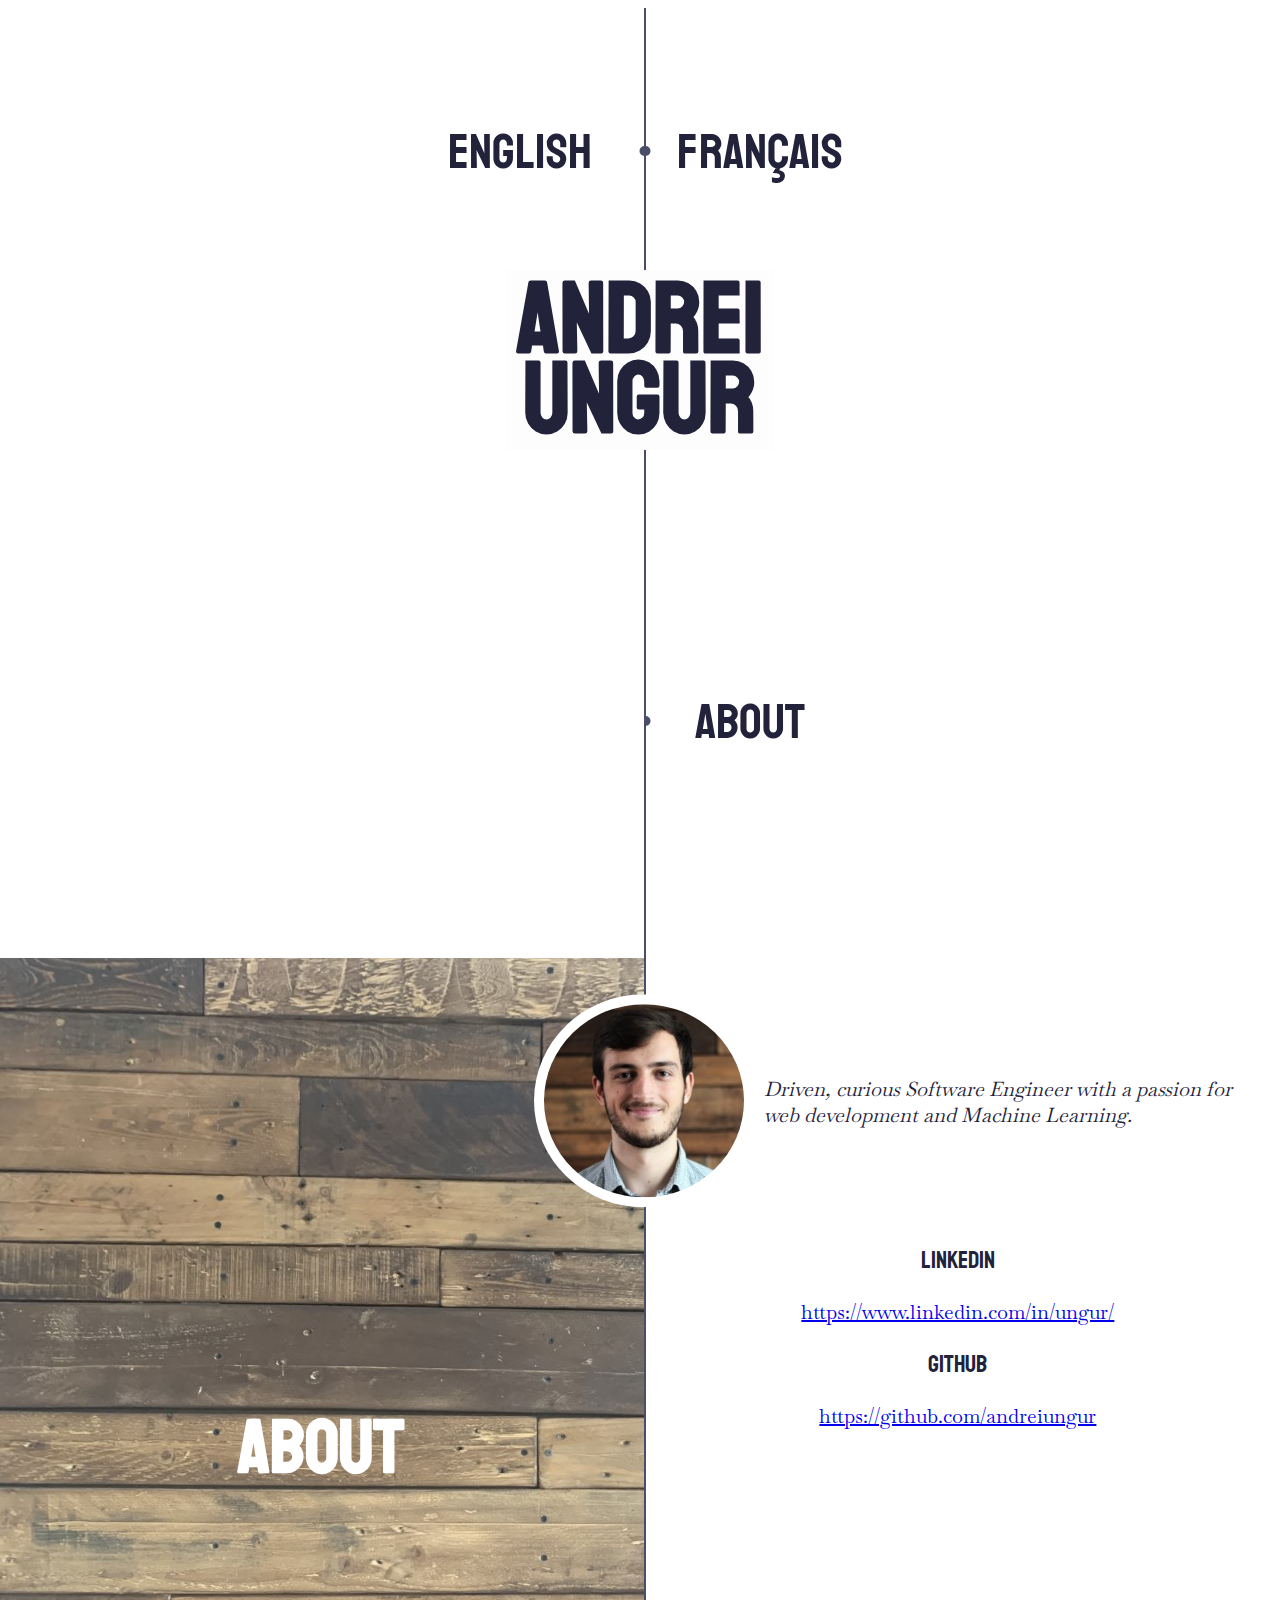
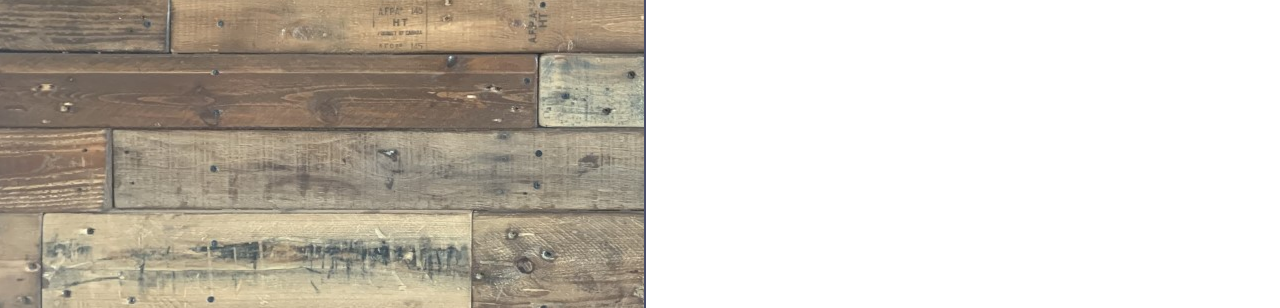
<file: index.html>
<!DOCTYPE html>
<html style="height: 100%;">
  <head>
    <title>Andrei Ungur</title>
    <meta charset='utf-8'>
    <meta http-equiv="X-UA-Compatible" content="chrome=1">
    <meta name="viewport" content="width=device-width, initial-scale=1.0">

    <!-- Stylesheet -->
    <link rel="stylesheet" type="text/css" href="stylesheet.css" media="screen">

    <!-- Animation when clicking on selectors (projects / involvement) -->
  </head>

  <body>
    <!-- Front Page -->
    <div id="front-page" class="container big-text">
      <div class="line full-vertical centered"></div>
      <div id="label-english" class="centered category circle-0"><a onclick="get_english_content()">English</a></div>
      <div class="centered language circle left-half circle-0"></div>
      <div id="label-french" class="centered category circle-1"><a onclick="get_french_content()">Français</a></div>
      <div class="centered language circle right-half circle-1"></div>
      <div class="centered circle right-half circle-4"></div>
      <div id="label-about" class="centered category circle-4"><a href="#About"></a></div>
      <h1 id='name' class="centered">
        <span id="firstname">Andrei</span><br/><span id="lastname">Ungur</span>
      </h1>
    </div>

    <!-- About Me -->
    <div id="About" class="container">
      <div class="in-text line full-vertical centered"></div>
      <div class="big-text parallax wood align-left">
        <img id="headshot" class='centered' src='pictures/headshot.png' style='border-radius: 50%;'/>
        <h2 class="centered"></h2>
      </div>
      <div class="align-right padded scrollable">
        <p id="blurb-intro" class="blurb" align="left"></p>
        <div class="body">
        </div>
      </div>
    </div>
  </div>
</div>
<script src="scripts/localization.js"></script>
</body>
</html>
</file>
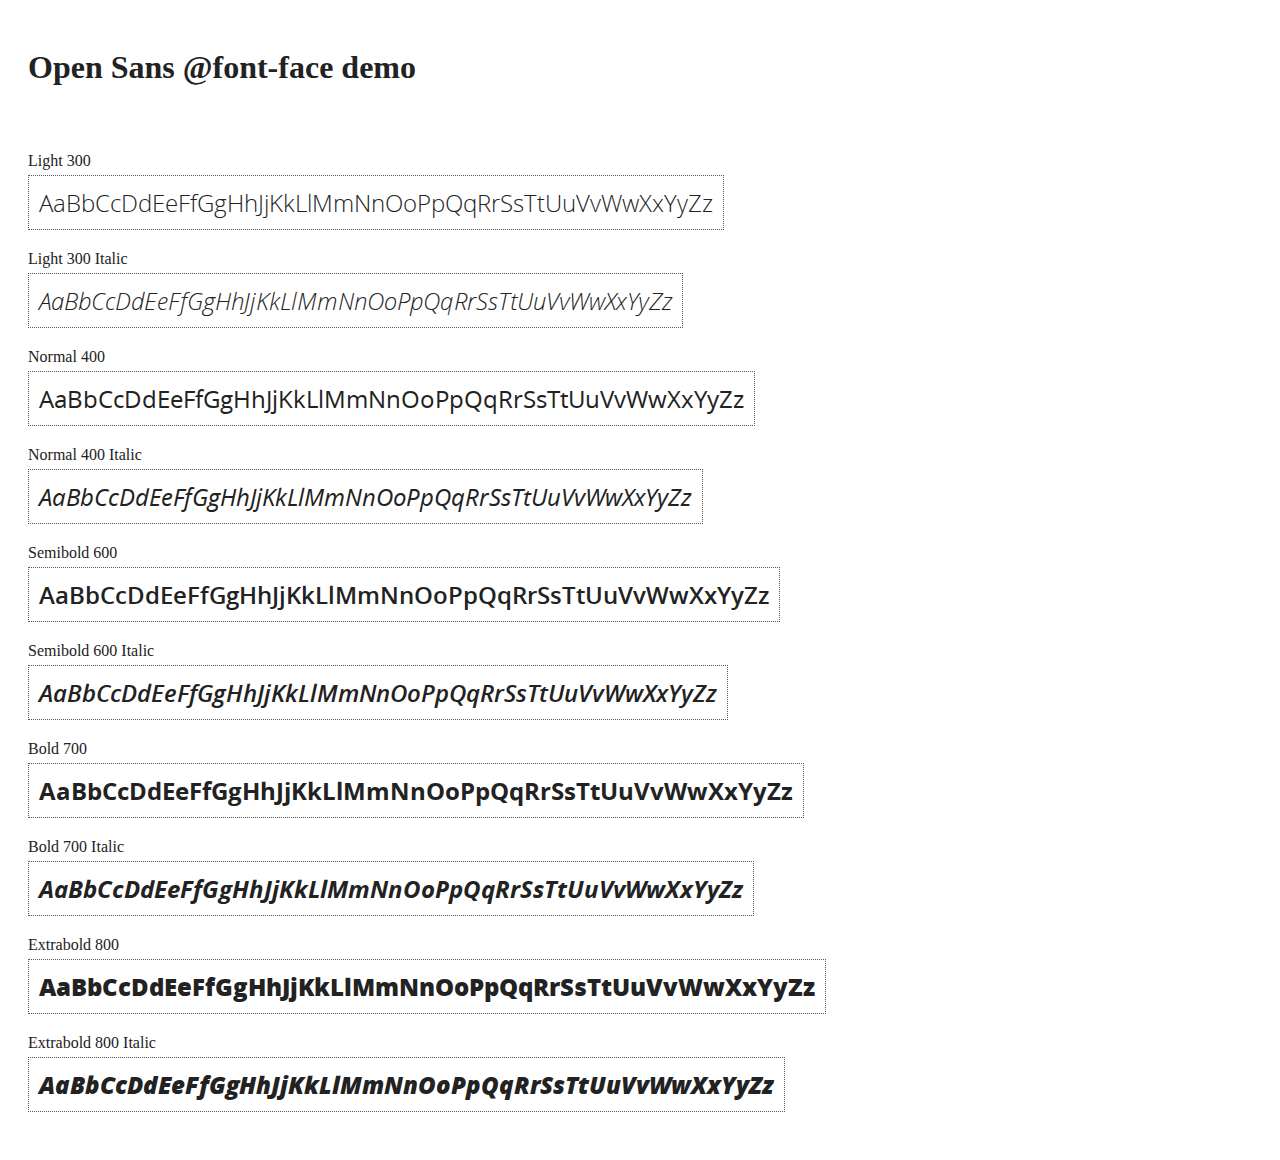
<file: scripts/angular/docs/components/open-sans-fontface-1.0.4/index.html>
<!DOCTYPE html>
<html>
	<head>
		<title>Open Sans @font-face demo</title>
		<meta charset="UTF-8" />
		<link rel="stylesheet" href="open-sans.css" type="text/css" />
		<style>
		body {
			padding: 20px;
			color: #222;
			background: #fff;
		}

		span { display: block; }

		.font-demo {
			display: inline-block;
			margin: 5px 0 20px;
			padding: 10px;
			border: 1px dotted #555;
			font-family: 'Open Sans';
			font-size: 24px;
		}
		</style>
	</head>
	<body>
		<h1>Open Sans @font-face demo</h1>
		<div style="margin-bottom:20px">
			<iframe src="http://ghbtns.com/github-btn.html?user=FontFaceKit&amp;repo=open-sans&amp;type=watch&amp;count=true"
					style="width:110px;height:20px;border:0"></iframe>
			<iframe src="http://ghbtns.com/github-btn.html?user=FontFaceKit&amp;repo=open-sans&amp;type=fork&amp;count=true"
					style="width:95px;height:20px;border:0"></iframe>
		</div>

		<span>Light 300</span>
		<div class="font-demo" style="font-weight:300">
			AaBbCcDdEeFfGgHhJjKkLlMmNnOoPpQqRrSsTtUuVvWwXxYyZz
		</div>

		<span>Light 300 Italic</span>
		<div class="font-demo" style="font-weight:300;font-style:italic">
			AaBbCcDdEeFfGgHhJjKkLlMmNnOoPpQqRrSsTtUuVvWwXxYyZz
		</div>

		<span>Normal 400</span>
		<div class="font-demo">
			AaBbCcDdEeFfGgHhJjKkLlMmNnOoPpQqRrSsTtUuVvWwXxYyZz
		</div>

		<span>Normal 400 Italic</span>
		<div class="font-demo" style="font-style:italic">
			AaBbCcDdEeFfGgHhJjKkLlMmNnOoPpQqRrSsTtUuVvWwXxYyZz
		</div>

		<span>Semibold 600</span>
		<div class="font-demo" style="font-weight:600">
			AaBbCcDdEeFfGgHhJjKkLlMmNnOoPpQqRrSsTtUuVvWwXxYyZz
		</div>

		<span>Semibold 600 Italic</span>
		<div class="font-demo" style="font-weight:600;font-style:italic">
			AaBbCcDdEeFfGgHhJjKkLlMmNnOoPpQqRrSsTtUuVvWwXxYyZz
		</div>

		<span>Bold 700</span>
		<div class="font-demo" style="font-weight:700">
			AaBbCcDdEeFfGgHhJjKkLlMmNnOoPpQqRrSsTtUuVvWwXxYyZz
		</div>

		<span>Bold 700 Italic</span>
		<div class="font-demo" style="font-weight:700;font-style:italic">
			AaBbCcDdEeFfGgHhJjKkLlMmNnOoPpQqRrSsTtUuVvWwXxYyZz
		</div>

		<span>Extrabold 800</span>
		<div class="font-demo" style="font-weight:800">
			AaBbCcDdEeFfGgHhJjKkLlMmNnOoPpQqRrSsTtUuVvWwXxYyZz
		</div>

		<span>Extrabold 800 Italic</span>
		<div class="font-demo" style="font-weight:800;font-style:italic">
			AaBbCcDdEeFfGgHhJjKkLlMmNnOoPpQqRrSsTtUuVvWwXxYyZz
		</div>
	</body>
</html>
</file>
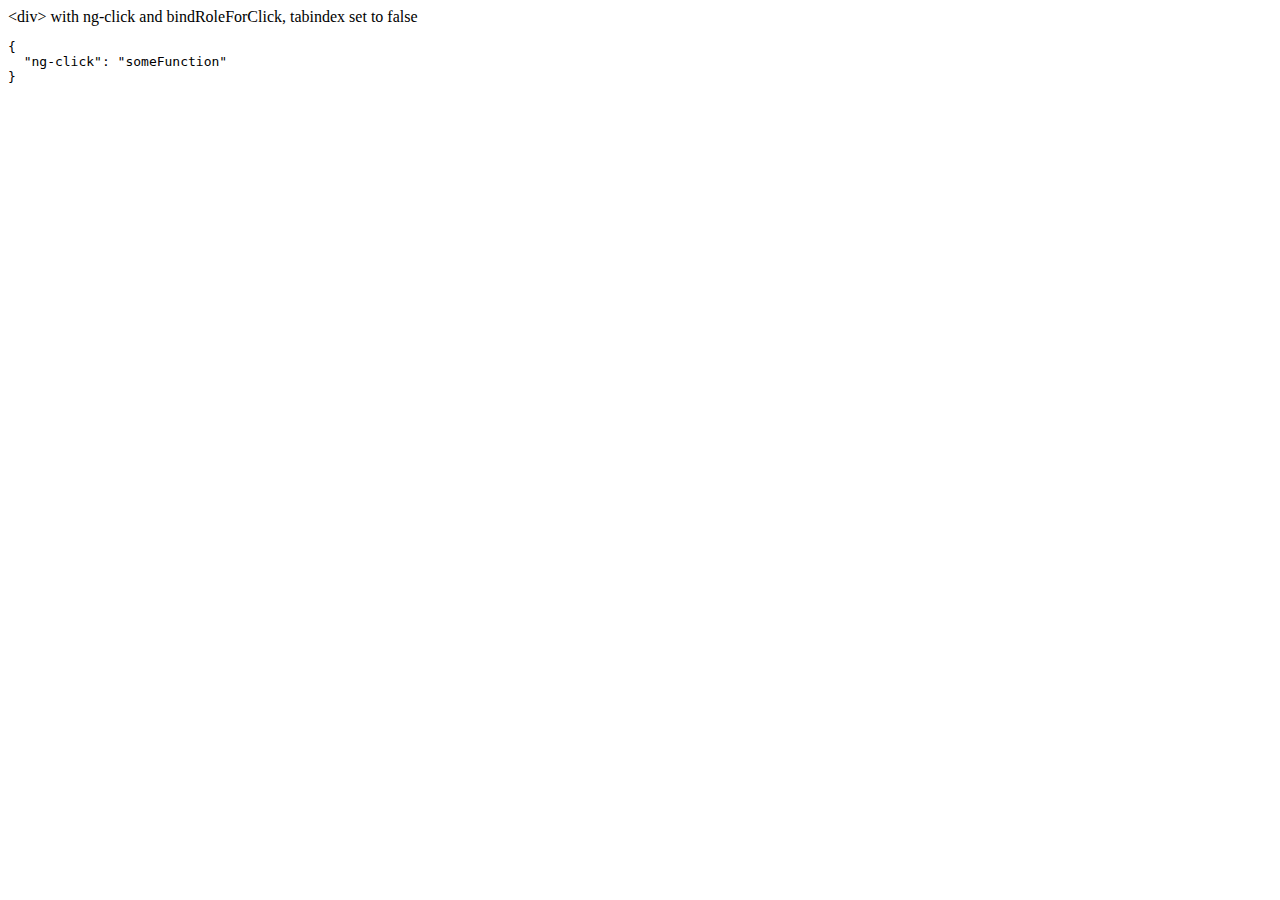
<file: scripts/angular/docs/examples/example-accessibility-ng-click/index.html>
<!doctype html>
<html lang="en">
<head>
  <meta charset="UTF-8">
  <title>Example - example-accessibility-ng-click</title>
  

  <script src="../../../angular.min.js"></script>
  <script src="../../../angular-aria.js"></script>
  

  
</head>
<body ng-app="ngAria_ngClickExample">
   <div ng-click="someFunction" show-attrs>
   &lt;div&gt; with ng-click and bindRoleForClick, tabindex set to false
 </div>
<script>
 angular.module('ngAria_ngClickExample', ['ngAria'], function config($ariaProvider) {
   $ariaProvider.config({
     bindRoleForClick: false,
     tabindex: false
   });
 })
 .directive('showAttrs', function() {
   return function(scope, el, attrs) {
     var pre = document.createElement('pre');
     el.after(pre);
     scope.$watch(function() {
       var attrs = {};
       Array.prototype.slice.call(el[0].attributes, 0).forEach(function(item) {
         if (item.name !== 'show-attrs') {
           attrs[item.name] = item.value;
         }
       });
       return attrs;
     }, function(newAttrs, oldAttrs) {
       pre.textContent = JSON.stringify(newAttrs, null, 2);
     }, true);
   }
 });
</script>
</body>
</html>
</file>
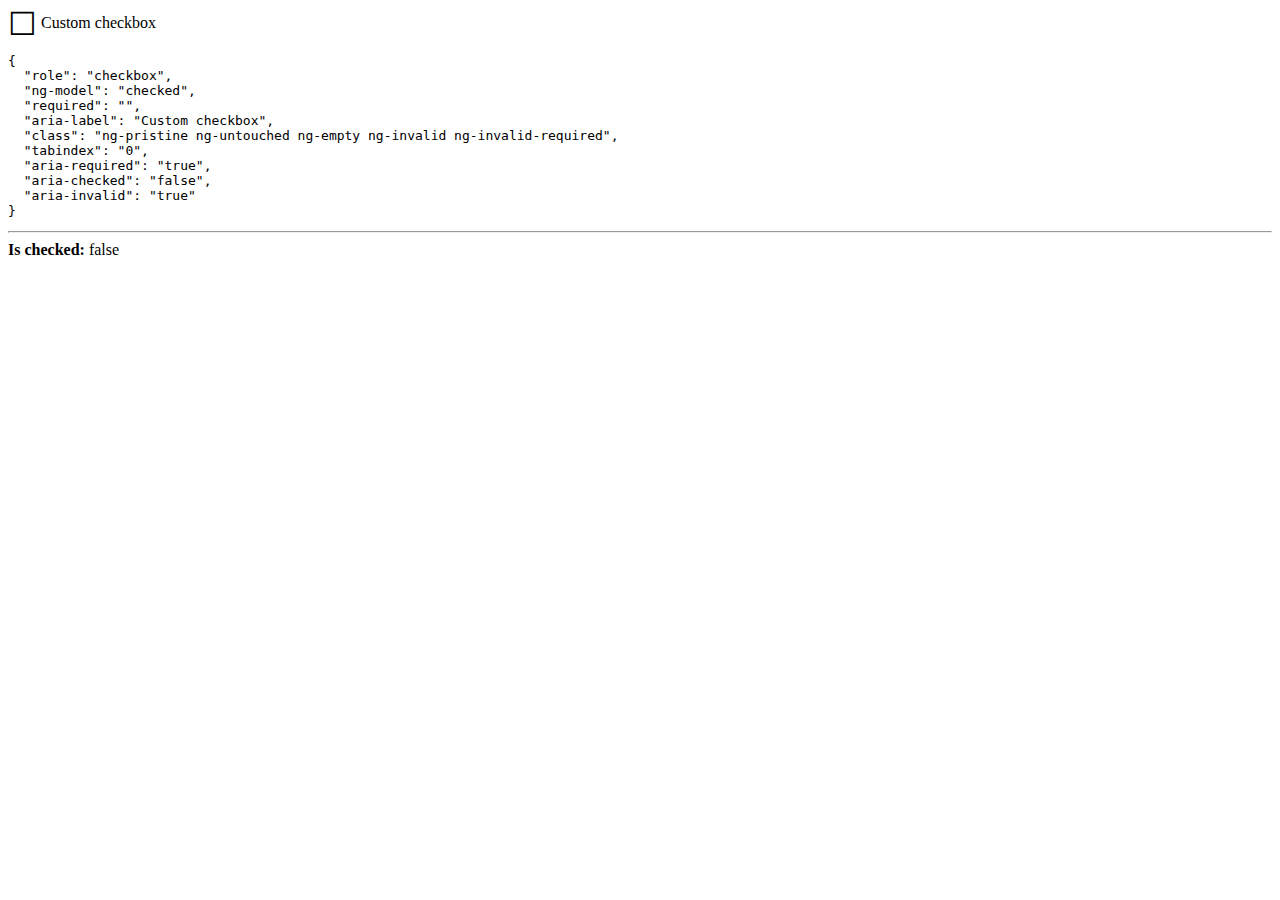
<file: scripts/angular/docs/examples/example-accessibility-ng-model/index.html>
<!doctype html>
<html lang="en">
<head>
  <meta charset="UTF-8">
  <title>Example - example-accessibility-ng-model</title>
  <link href="style.css" rel="stylesheet" type="text/css">
  

  <script src="../../../angular.min.js"></script>
  <script src="../../../angular-aria.js"></script>
  <script src="script.js"></script>
  

  
</head>
<body ng-app="ngAria_ngModelExample">
  <form>
  <custom-checkbox role="checkbox" ng-model="checked" required
      aria-label="Custom checkbox" show-attrs>
    Custom checkbox
  </custom-checkbox>
</form>
<hr />
<b>Is checked:</b> {{ !!checked }}
</body>
</html>
</file>
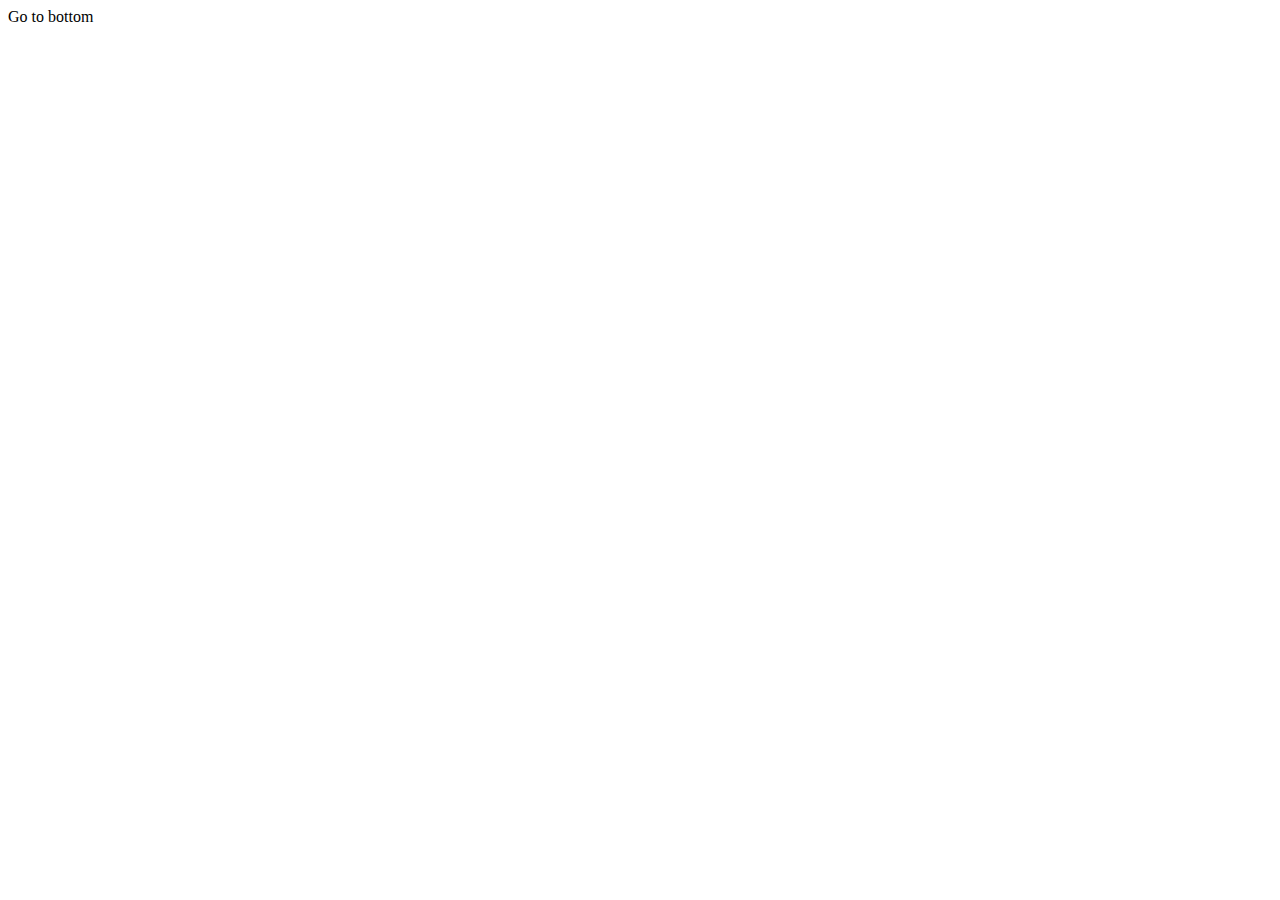
<file: scripts/angular/docs/examples/example-anchor-scroll/index.html>
<!doctype html>
<html lang="en">
<head>
  <meta charset="UTF-8">
  <title>Example - example-anchor-scroll</title>
  <link href="style.css" rel="stylesheet" type="text/css">
  

  <script src="../../../angular.min.js"></script>
  <script src="script.js"></script>
  

  
</head>
<body ng-app="anchorScrollExample">
  <div id="scrollArea" ng-controller="ScrollController">
  <a ng-click="gotoBottom()">Go to bottom</a>
  <a id="bottom"></a> You're at the bottom!
</div>
</body>
</html>
</file>
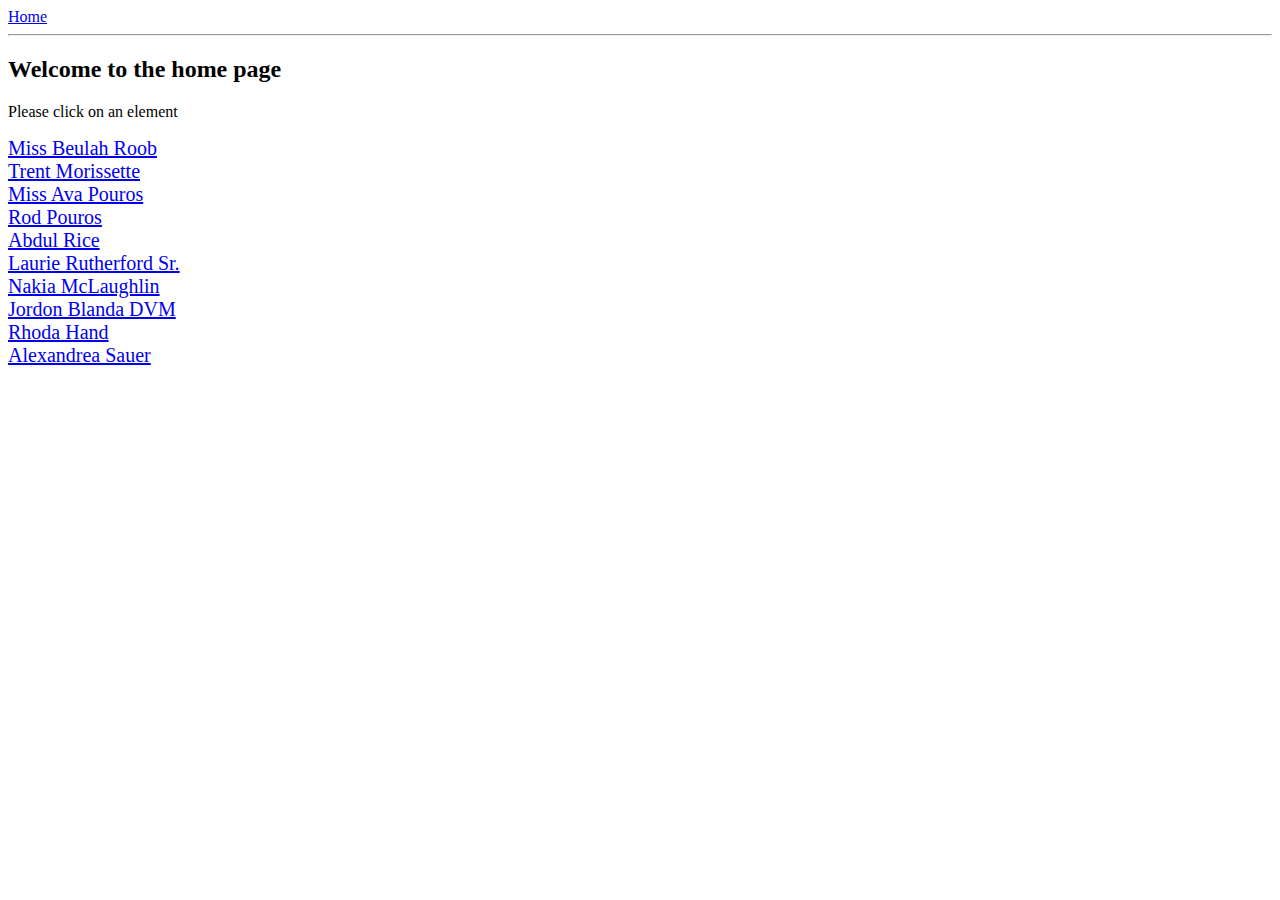
<file: scripts/angular/docs/examples/example-anchoringExample/index.html>
<!doctype html>
<html lang="en">
<head>
  <meta charset="UTF-8">
  <title>Example - example-anchoringExample</title>
  <link href="animations.css" rel="stylesheet" type="text/css">
  

  <script src="../../../angular.min.js"></script>
  <script src="../../../angular-animate.js"></script>
  <script src="../../../angular-route.js"></script>
  <script src="script.js"></script>
  

  
</head>
<body ng-app="anchoringExample">
  <a href="#!/">Home</a>
<hr />
<div class="view-container">
  <div ng-view class="view"></div>
</div>
</body>
</html>
</file>
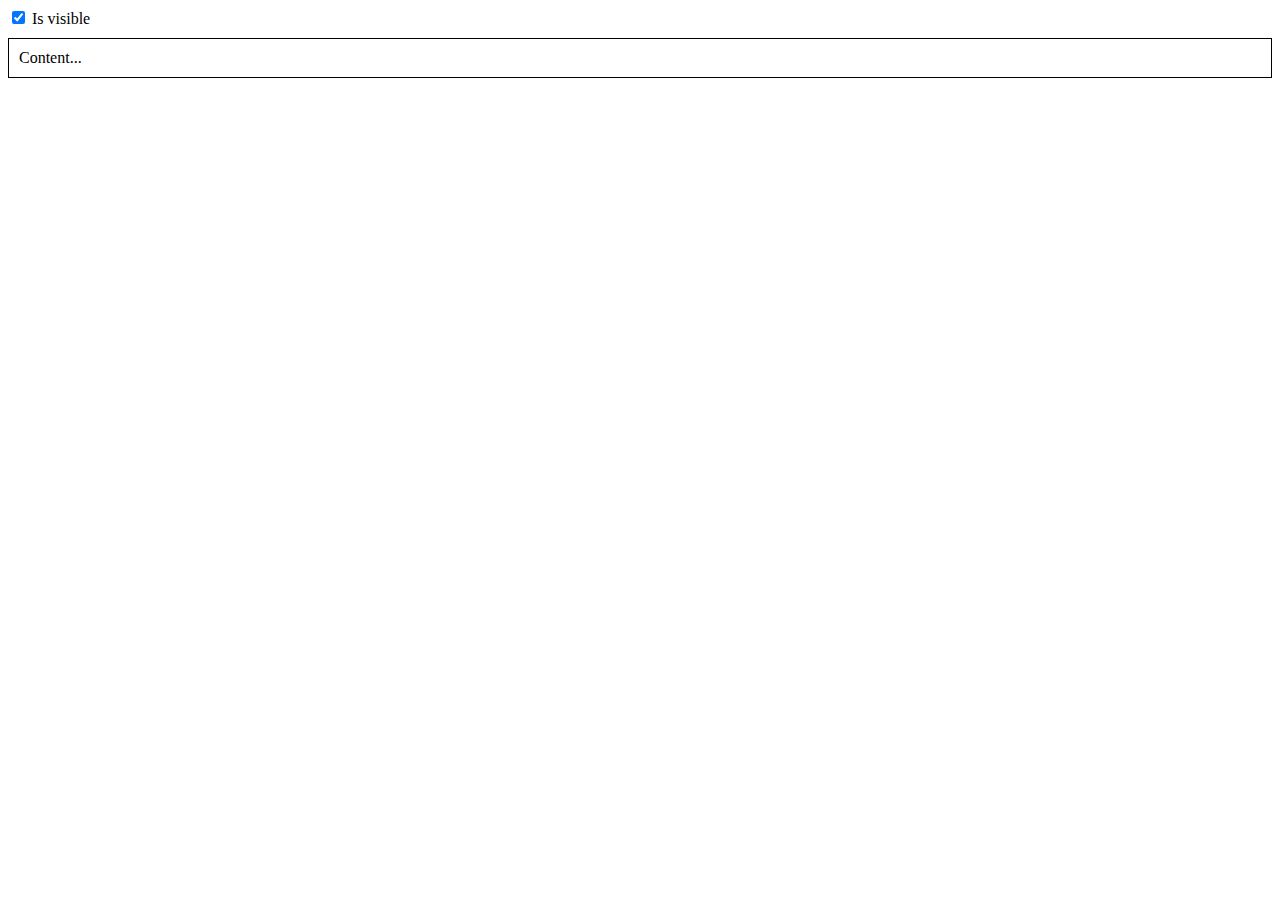
<file: scripts/angular/docs/examples/example-animate-ng-show/index.html>
<!doctype html>
<html lang="en">
<head>
  <meta charset="UTF-8">
  <title>Example - example-animate-ng-show</title>
  <link href="animations.css" rel="stylesheet" type="text/css">
  

  <script src="../../../angular.min.js"></script>
  <script src="../../../angular-animate.js"></script>
  

  
</head>
<body ng-app="ngAnimate">
  <div ng-init="checked = true">
  <label>
    <input type="checkbox" ng-model="checked" />
    Is visible
  </label>
  <div class="content-area sample-show-hide" ng-show="checked">
    Content...
  </div>
</div>
</body>
</html>
</file>
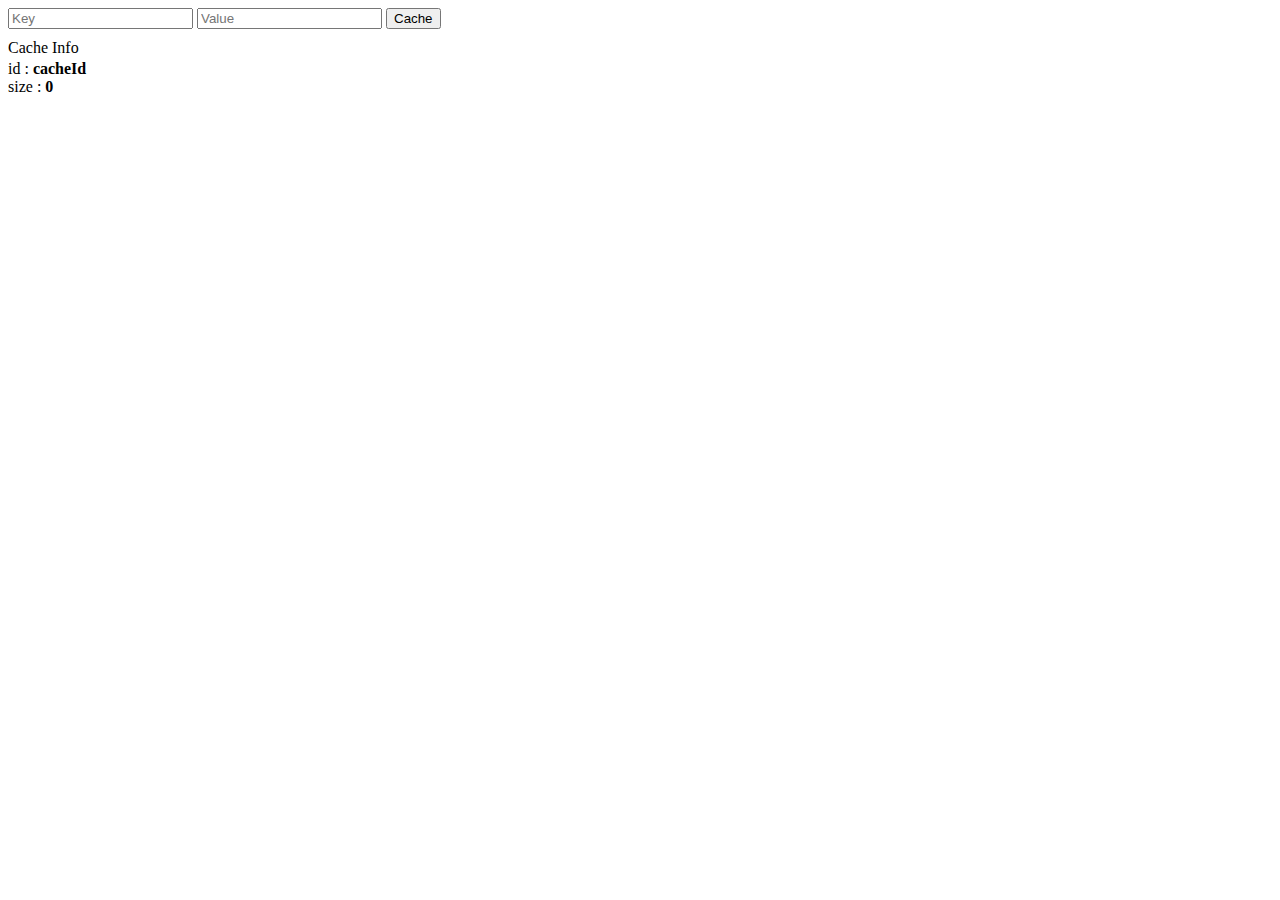
<file: scripts/angular/docs/examples/example-cache-factory/index.html>
<!doctype html>
<html lang="en">
<head>
  <meta charset="UTF-8">
  <title>Example - example-cache-factory</title>
  <link href="style.css" rel="stylesheet" type="text/css">
  

  <script src="../../../angular.min.js"></script>
  <script src="script.js"></script>
  

  
</head>
<body ng-app="cacheExampleApp">
  <div ng-controller="CacheController">
  <input ng-model="newCacheKey" placeholder="Key">
  <input ng-model="newCacheValue" placeholder="Value">
  <button ng-click="put(newCacheKey, newCacheValue)">Cache</button>

  <p ng-if="keys.length">Cached Values</p>
  <div ng-repeat="key in keys">
    <span ng-bind="key"></span>
    <span>: </span>
    <b ng-bind="cache.get(key)"></b>
  </div>

  <p>Cache Info</p>
  <div ng-repeat="(key, value) in cache.info()">
    <span ng-bind="key"></span>
    <span>: </span>
    <b ng-bind="value"></b>
  </div>
</div>
</body>
</html>
</file>
<file: stylesheet.css>
/*
COLOR PALETTE 1:
#0F1B07 : Deep Green [black]
#FFFFFF : White
#5C821A : Plants [green]
#C6D166 : New Groth [light green]

COLOR PALETTE 2:
#22223B : Yankees Blue
#414E69 : Independence
#9A8C98 : Spanish Gray
#C9ADA7 : Silver Pink
#F2E9E4 : Alabaster
(source: https://coolors.co/22223b-4a4e69-9a8c98-c9ada7-f2e9e4)
*/
@font-face{
	font-family: Baskervville;
	src: url('fonts/Baskervville/Baskervville-Regular.ttf');
}

@font-face{
	font-family: Staatlitches;
	src: url('fonts/Staatliches/Staatliches-Regular.ttf');
}

/* If the screen is big, align left
   If the screen is small, align top 
*/

@media only screen and (min-width: 751px) {
	.align-left{
		position: absolute;
		left: -10px;
		right: 49.7%;
		height: inherit;	
	}
}

@media only screen and (max-width: 750px) {
	.align-left{
		position: absolute;
		left: 0%;
		right: 0%;
		height: 25%;
		width: inherit;	
	}
}

@media only screen and (min-width: 751px) {
	.align-right{
		position: absolute;
		left: 50.3%;
		right: 0px;
		height: inherit;
	}
}

@media only screen and (max-width: 750px) {
	.align-right{
		position: absolute;
		left: 0%;
		right: 0%;
		top: 25%;
		height: 75%;
		width: inherit;
	}
}

.blurb{
	padding-top: 5%;
	margin-left: 100px;
}

#blurb-intro{
	font-style: italic;
	margin-top: 12%;
	margin-bottom:20%;
}

@media only screen and (max-width: 1400px){
	.blurb{
		padding-top: 8%;
	}
}

@media only screen and (max-height: 500px){
	.blurb{
		padding-top: 0%;
	}
}

@media only screen and (max-width: 600px) {
	.blurb{
		margin-left: 0px;
	}
	#blurb-intro{
		margin-top: 25%;
		text-align: center;
	}
}

body{
	font-family: Baskervville, Noto;
	font-size: 24px;
	color: #22223b;
	height: 100%;
	-webkit-touch-callout: none;
    -webkit-user-select: none;
    -khtml-user-select: none;
    -moz-user-select: none;
    -ms-user-select: none;
	user-select: none;
}

@media only screen and (max-width: 1500px) {
	body{
		font-family: Baskervville, Noto;
		font-size: 24px;
	}
}

@media only screen and (max-width: 1000px) {
	body{
		font-family: Baskervville, Noto;
		font-size: 20px;
	}
}

@media only screen and (max-height: 1000px) {
	body{
		font-family: Baskervville, Noto;
		font-size: 20px;
	}
}

@media only screen and (max-width: 800px) {
	body{
		font-family: Baskervville, Noto;
		font-size: 18px;
	}
}

@media only screen and (max-height: 800px) {
	body{
		font-family: Baskervville, Noto;
		font-size: 18px;
	}
}

.bolded{
	font-size: 1.2em;
	font-family: Staatlitches;
}

.bottom-centered {
	position: absolute;
	bottom: 90px;
	left: 40%;
}

.bottom-left {
	position: absolute;
	bottom: 8px;
	left: 16px;
}

.bottom-right {
	position: absolute;
	bottom: 8px;
	right: 16px;
}

.category{
	font-family: Staatlitches;
}

.category a {
	color: #22223b;
	text-decoration: none; /* no underline */
}

@media only screen and (min-width: 750px) {
	.centered {
		position: absolute;
		top: 45%;
		left: 50%;
		transform: translate(-50%, -50%);
	}
}

@media only screen and (max-width: 750px) {
	.centered {
		position: absolute;
		top: 25%;
		left: 50%;
		transform: translate(-50%, -50%);
	}
}

.centered-left{
	position: absolute;
	top: 33%;
	left: 120px;
}

.centered-right{
	position: absolute;
	top: 33%;
	right: 120px;
}

.circle{
	height: 10px;
	width: 5px;
	background: #4a4e69;
}


.circle.left-half{
	border-bottom-left-radius: 10px;
	border-top-left-radius: 10px;
}

.circle.right-half{
	border-bottom-right-radius: 10px;
	border-top-right-radius: 10px;
}

.circle-0{
	margin-left: 2px;
	top: 15%;
}

.circle-1{
	margin-left: 8px;
	top: 15%;
}

.circle-2{
	top: 55%;
	margin-left: 8px;
}

.circle-3{
	top: 65%;
	margin-left: 2px;
}

.circle-4{
	margin-left: 8px;
	top: 75%;
}


.circle-5{
	margin-left: 2px;
	top: 85%;
}

.company{
	border: 2px solid #4a4e69;
	width: 100px;
	padding: 10px;
	border-radius: 50%;
	background: white;
}

.company.eai{
	background: #7D55D7;
}

#company-0{
	position: absolute;
	left: 100%;
	top: 15%;
	width: 150px;
	z-index: 1;
}

#company-1{
	position: absolute;
	top: 60%;
	left: 100%;
	width: 50px;
	z-index: 1;
}

#company-2{
	position: absolute;
	top: 70%;
	left: 100%;
	width: 50px;
	z-index: 1;
}

#company-3{
	position: absolute;
	top: 80%;
	left: 100%;
	width: 50px;	
	z-index: 1;
}

@media only screen and (max-height: 600px) {
	.company{
		border: 5px solid white;
	}

	#company-0{
		width: 100px;
	}
	
	#company-1{
		top: 60%;
		width: 40px;
	}
	
	#company-2{
		top: 75%;
		width: 40px;
	}
	
	#company-3{
		top: 90%;
		width: 40px;
	}
}


@media only screen and (max-width: 750px) {
	.company{
		border: 5px solid white;
	}

	#company-0{
		left: 15%;
		top: 100%;
		width: 60px;
	}
	
	#company-1{
		top: 100%;
		left: 45%;
		width: 20px;
	}
	
	#company-2{
		top: 100%;
		left: 60%;
		width: 20px;
	}
	
	#company-3{
		top: 100%;
		left: 75%;
		width: 20px;	
	}
	
	#company-4{
		top: 100%;
		left: 90%;
		width: 20px;	
	}
}

.container {
	position: relative;
	text-align: center;
	height: 100%;
	padding-bottom:10px;
}

@media only screen and (min-width: 600px) {
	.container{
		padding-bottom: 50px;
	}
}

@media only screen and (min-width: 600px) and (max-height: 750px) {
	.container{
		padding-bottom: 50px;
	}
}

@media only screen and (min-width: 600px) and (max-height: 725px) {
	.container{
		padding-bottom: 100px;
	}
}

@media only screen and (min-width: 600px) and (max-height: 600px) {
	.container{
		padding-bottom: 150px;
	}
}

@media only screen and (min-width: 600px) and (max-height: 400px) {
	.container{
		padding-bottom: 200px;
	}
}

.big-text{
	font-size: 50px;
}

@media only screen and (max-width: 750px) {
	.big-text{
		font-size: 30px;
		z-index: 2;
	}	
}

@media only screen and (max-height: 500px) {
	.big-text{
		font-size: 30px;
		z-index: 2;
	}	
}

.forest{
	background: url('pictures/forest.jpg');
}

#headshot{
	top: 15%;
	left: 100%;
	width: 200px;
	z-index: 1;
	background: white;
	padding: 10px;
}

@media only screen and (max-width: 750px) {
	#headshot{
		top: 100%;
		left: 50%;
		width: 100px;
	}	
}

h1, h2, h3{
	padding:10px;
	font-family: Staatlitches;
}

h1{
	background: #fdfdfd;
}

.involvement-heading{
	position: relative;
}

.involvement-content{
	position: relative;
	top: 40%;
	margin-left: 10%;
}

.involvement-logo{
	max-width: 100%;
	max-height: 20%;
	left: 0;
}

#involvement-logo-0{
	background: url('pictures/eus.png');
	background-repeat: no-repeat;
	background-position: center;
	background-size: contain;

}

#involvement-logo-1{
	background: url('pictures/gdm.png');
	background-repeat: no-repeat;
	background-position: center;
	background-size: contain;
}

#involvement-logo-2{
	background: url('pictures/sja.jpg');
	background-repeat: no-repeat;
	background-position: center;
	background-size: contain;
}

@media only screen and (max-width: 750px) {
    .involvement-content{
    	top: 0%;
    	margin-left: 0%;
    }

    #involvement-content-container{
		top: 0%;
		padding-right: 0%;
    	height: 100%;
    }

	#involvement-0, #involvement-1, #involvement-2{
		margin-top:0%;
	}

	.involvement-heading{
		padding-top: 60%;
		margin-top: 50%;
		margin-bottom: 25%;
	}

	.involvement-heading .align-right{
		text-align: left;
		left: 50%;
		top: 25%;
		max-width: 60%;
	}

	.involvement-heading .align-left{
		right: 60%;
		top: 25%;
		max-width: 40%;
	}

	.involvement-heading .light-heading{
		font-size: 16px;
	}

	.involvement-logo{
		max-height: 20%;
	}
}

@media only screen and (max-height: 1000px) {
	.involvement-logo{
		max-width: 75%;
	}
}

@media only screen and (max-height: 700px) {
	.involvement-logo{
		max-width: 60%;
	}
}

.job-content{
	margin-left: 5%;
}

.job-title{
	padding:5%;
}

@media only screen and (max-width: 750px) {
    #jobs-content-container{
    	top: 0%;
    	height: 100%;
    }

	.job-content{
		margin-left: 0%;
	}

	.job-title{
		padding: 0%;
	}

	#job-0, #job-1, #job-2, #job-3{
		margin-top:0%;
	}

	#job-title-0, #job-title-1, #job-title-2, #job-title-3{
		padding-top:70%;
	}
}

#label-english{
	margin-left: -120px;
	cursor: pointer;
}

#label-french{
	margin-left: 120px;
	cursor: pointer;
}

#label-about{
	margin-left: 110px;
}

#label-experience{
	margin-left: -160px;
}

#label-projects{
	margin-left: 140px;
}

#label-involvement{
	margin-left: -155px;
}

@media only screen and (max-width: 601px) {

	#label-english{
		margin-left: -70px;
	}
	
	#label-french{
		margin-left: 80px;
	}
	
	#label-about{
		margin-left: 70px;
	}
	
	#label-experience{
		margin-left: -90px;
	}
	
	#label-projects{
		margin-left: 100px;
	}
	
	#label-involvement{
		margin-left: -90px;
	}	
}

.language{
	background: #4a4e69;
}

.light-heading{
	font-family: Baskervville;
}

.line {
	float: left;
	width: 2px;
	margin: 5px;
}

#name{
	top:30%;
	line-height: 80px;
}

@media only screen and (max-height: 500px) {
	#name{
		line-height: 50px;
	}
}

@media only screen and (max-width: 750px) {
	#name{
		line-height: 50px;
	}
}

.padded{
	padding-left: 20px;
	padding-right: 20px;
}

.papers{
	background: url('pictures/papers.jpg');
}

.parallax{
	background-attachment: fixed;
	background-position: center;
	background-repeat: no-repeat;
	background-size: cover;
}

.project-content{
	position: absolute;
	bottom: 20%;
	left: 5%;
}

.project-img{
	max-width: 100%;
	top: 35%;
}

.project-title{
	position: absolute;
	top: 5%;
}

@media only screen and (max-width: 750px) {
	.parallax{
		margin-top: 10px;
	}

	#projects-content-container{
    	top: 0%;
    	height: 100%;
    }

	.project-content{
		bottom: 15%;
	}

	.project-title{
		position: absolute;
	}

	.project-img{
		margin-top: 0%;
		padding-top: 0%;
	}
}

.selector{
	background: white;
	border: 2px solid #4a4e69;
	left: 100%;
	height: 50px;
	width: 50px;
	border-radius: 50%;
	z-index: 1;
}

.selector.background{
	padding: 5px;
	border: white;
}

.selected{
	background: #22223B;
}

.selector-0{
	top:40%;
}

.selector-1{
	top:50%;
}

.selector-2{
	top:60%;
}

@media only screen and (max-width: 750px) {
	.selector-0{
		top:100%;
		left: 25%;
	}

    .selector-1{
		top:100%;
		left: 50%;
    }

    .selector-2{
		top:100%;
		left: 75%;
    }
}

.skyline{
	color: white;
	background: url('pictures/skyline.jpg');
}

.top-centered {
	position: absolute;
	left: 50%;
	transform: translate(-50%, -50%);
}

/* Top left text */
.top-left {
	position: absolute;
	top: 8px;
	left: 16px;
}

/* Top right text */
.top-right {
	position: absolute;
	top: 8px;
	right: 16px;
}

@media only screen and (min-width: 750px) {
	.u-extension {
		left: 30px;
		top: 88px;
		width: 200px;
		background:	#22223b;
		height: 5px;
		border: 1px solid #22223b;
	}
}

@media only screen and (max-height: 500px) {
	.u-extension {
		left: 19px;
		top: 59px;
		width: 200px;
		background:	#22223b;
		height: 5px;
		border: 1px solid #22223b;
	}
}

@media only screen and (max-width: 750px) {
	.u-extension {
		left: 19px;
		top: 59px;
		width: 200px;
		background:	#22223b;
		height: 5px;
		border: 1px solid #22223b;
	}
}

@media only screen and (max-width: 750px) {
	.vertical-center-padding{
		margin-top:50%;
	}	
}

.wood{
	color: white;
	background: url('pictures/wood.png');
}

@media only screen and (min-width: 750px) {
	.i-extension {
		left: 350px;
		width: 200px;
		top: 74px;
		background:#22223b;
		height: 5px;
		border: 1px solid #22223b;
	}
}

@media only screen and (max-height: 500px) {
	.i-extension {
		left: 230px;
		width: 150px;
		top: 46px;
		background:#22223b;
		height: 5px;
		border: 1px solid #22223b;
	}
}

@media only screen and (max-width: 751px) {
	.i-extension {
		left: 230px;
		width: 150px;
		top: 46px;
		background:#22223b;
		height: 5px;
		border: 1px solid #22223b;
	}
}

.full-vertical{
	z-index: -1;
	border: none;
	background: #4a4e69;
	height: 100%;
	top: 49.5%;
}

@media only screen and (max-width: 750px) {
	.in-text.line{
		display:None;
	}
}

.scrollable{
	overflow-x: hidden;
	overflow-y: scroll;
}
</file>
<file: scripts/angular/docs/components/open-sans-fontface-1.0.4/open-sans.css>
/* Open Sans @font-face kit */

/* BEGIN Light */
@font-face {
  font-family: 'Open Sans';
  src: url('fonts/Light/OpenSans-Light.eot');
  src: url('fonts/Light/OpenSans-Light.eot?#iefix') format('embedded-opentype'),
       url('fonts/Light/OpenSans-Light.woff') format('woff'),
       url('fonts/Light/OpenSans-Light.ttf') format('truetype'),
       url('fonts/Light/OpenSans-Light.svg#OpenSansLight') format('svg');
  font-weight: 300;
  font-style: normal;
}
/* END Light */

/* BEGIN Light Italic */
@font-face {
  font-family: 'Open Sans';
  src: url('fonts/LightItalic/OpenSans-LightItalic.eot');
  src: url('fonts/LightItalic/OpenSans-LightItalic.eot?#iefix') format('embedded-opentype'),
       url('fonts/LightItalic/OpenSans-LightItalic.woff') format('woff'),
       url('fonts/LightItalic/OpenSans-LightItalic.ttf') format('truetype'),
       url('fonts/LightItalic/OpenSans-LightItalic.svg#OpenSansLightItalic') format('svg');
  font-weight: 300;
  font-style: italic;
}
/* END Light Italic */

/* BEGIN Regular */
@font-face {
  font-family: 'Open Sans';
  src: url('fonts/Regular/OpenSans-Regular.eot');
  src: url('fonts/Regular/OpenSans-Regular.eot?#iefix') format('embedded-opentype'),
       url('fonts/Regular/OpenSans-Regular.woff') format('woff'),
       url('fonts/Regular/OpenSans-Regular.ttf') format('truetype'),
       url('fonts/Regular/OpenSans-Regular.svg#OpenSansRegular') format('svg');
  font-weight: normal;
  font-style: normal;
}
/* END Regular */

/* BEGIN Italic */
@font-face {
  font-family: 'Open Sans';
  src: url('fonts/Italic/OpenSans-Italic.eot');
  src: url('fonts/Italic/OpenSans-Italic.eot?#iefix') format('embedded-opentype'),
       url('fonts/Italic/OpenSans-Italic.woff') format('woff'),
       url('fonts/Italic/OpenSans-Italic.ttf') format('truetype'),
       url('fonts/Italic/OpenSans-Italic.svg#OpenSansItalic') format('svg');
  font-weight: normal;
  font-style: italic;
}
/* END Italic */

/* BEGIN Semibold */
@font-face {
  font-family: 'Open Sans';
  src: url('fonts/Semibold/OpenSans-Semibold.eot');
  src: url('fonts/Semibold/OpenSans-Semibold.eot?#iefix') format('embedded-opentype'),
       url('fonts/Semibold/OpenSans-Semibold.woff') format('woff'),
       url('fonts/Semibold/OpenSans-Semibold.ttf') format('truetype'),
       url('fonts/Semibold/OpenSans-Semibold.svg#OpenSansSemibold') format('svg');
  font-weight: 600;
  font-style: normal;
}
/* END Semibold */

/* BEGIN Semibold Italic */
@font-face {
  font-family: 'Open Sans';
  src: url('fonts/SemiboldItalic/OpenSans-SemiboldItalic.eot');
  src: url('fonts/SemiboldItalic/OpenSans-SemiboldItalic.eot?#iefix') format('embedded-opentype'),
       url('fonts/SemiboldItalic/OpenSans-SemiboldItalic.woff') format('woff'),
       url('fonts/SemiboldItalic/OpenSans-SemiboldItalic.ttf') format('truetype'),
       url('fonts/SemiboldItalic/OpenSans-SemiboldItalic.svg#OpenSansSemiboldItalic') format('svg');
  font-weight: 600;
  font-style: italic;
}
/* END Semibold Italic */

/* BEGIN Bold */
@font-face {
  font-family: 'Open Sans';
  src: url('fonts/Bold/OpenSans-Bold.eot');
  src: url('fonts/Bold/OpenSans-Bold.eot?#iefix') format('embedded-opentype'),
       url('fonts/Bold/OpenSans-Bold.woff') format('woff'),
       url('fonts/Bold/OpenSans-Bold.ttf') format('truetype'),
       url('fonts/Bold/OpenSans-Bold.svg#OpenSansBold') format('svg');
  font-weight: bold;
  font-style: normal;
}
/* END Bold */

/* BEGIN Bold Italic */
@font-face {
  font-family: 'Open Sans';
  src: url('fonts/BoldItalic/OpenSans-BoldItalic.eot');
  src: url('fonts/BoldItalic/OpenSans-BoldItalic.eot?#iefix') format('embedded-opentype'),
       url('fonts/BoldItalic/OpenSans-BoldItalic.woff') format('woff'),
       url('fonts/BoldItalic/OpenSans-BoldItalic.ttf') format('truetype'),
       url('fonts/BoldItalic/OpenSans-BoldItalic.svg#OpenSansBoldItalic') format('svg');
  font-weight: bold;
  font-style: italic;
}
/* END Bold Italic */

/* BEGIN Extrabold */
@font-face {
  font-family: 'Open Sans';
  src: url('fonts/ExtraBold/OpenSans-ExtraBold.eot');
  src: url('fonts/ExtraBold/OpenSans-ExtraBold.eot?#iefix') format('embedded-opentype'),
       url('fonts/ExtraBold/OpenSans-ExtraBold.woff') format('woff'),
       url('fonts/ExtraBold/OpenSans-ExtraBold.ttf') format('truetype'),
       url('fonts/ExtraBold/OpenSans-ExtraBold.svg#OpenSansExtrabold') format('svg');
  font-weight: 800;
  font-style: normal;
}
/* END Extrabold */

/* BEGIN Extrabold Italic */
@font-face {
  font-family: 'Open Sans';
  src: url('fonts/ExtraBoldItalic/OpenSans-ExtraBoldItalic.eot');
  src: url('fonts/ExtraBoldItalic/OpenSans-ExtraBoldItalic.eot?#iefix') format('embedded-opentype'),
       url('fonts/ExtraBoldItalic/OpenSans-ExtraBoldItalic.woff') format('woff'),
       url('fonts/ExtraBoldItalic/OpenSans-ExtraBoldItalic.ttf') format('truetype'),
       url('fonts/ExtraBoldItalic/OpenSans-ExtraBoldItalic.svg#OpenSansExtraboldItalic') format('svg');
  font-weight: 800;
  font-style: italic;
}
/* END Extrabold Italic */
</file>
<file: scripts/angular/docs/examples/example-accessibility-ng-model/style.css>
custom-checkbox {
  cursor: pointer;
  display: inline-block;
}

custom-checkbox .icon:before {
  content: '\2610';
  display: inline-block;
  font-size: 2em;
  line-height: 1;
  speak: none;
  vertical-align: middle;
}

custom-checkbox.checked .icon:before {
  content: '\2611';
}
</file>
<file: scripts/angular/docs/examples/example-anchor-scroll/style.css>
#scrollArea {
  height: 280px;
  overflow: auto;
}

#bottom {
  display: block;
  margin-top: 2000px;
}
</file>
<file: scripts/angular/docs/examples/example-animate-ng-show/animations.css>
.content-area {
  border: 1px solid black;
  margin-top: 10px;
  padding: 10px;
}

.sample-show-hide {
  transition: all linear 0.5s;
}
.sample-show-hide.ng-hide {
  opacity: 0;
}
</file>
<file: scripts/angular/docs/examples/example-cache-factory/style.css>
p {
  margin: 10px 0 3px;
}
</file>
<file: scripts/angular/docs/examples/example-anchoringExample/animations.css>
.record {
  display:block;
  font-size:20px;
}
.profile {
  background:black;
  color:white;
  font-size:100px;
}
.view-container {
  position:relative;
}
.view-container > .view.ng-animate {
  position:absolute;
  top:0;
  left:0;
  width:100%;
  min-height:500px;
}
.view.ng-enter, .view.ng-leave,
.record.ng-anchor {
  transition:0.5s linear all;
}
.view.ng-enter {
  transform:translateX(100%);
}
.view.ng-enter.ng-enter-active, .view.ng-leave {
  transform:translateX(0%);
}
.view.ng-leave.ng-leave-active {
  transform:translateX(-100%);
}
.record.ng-anchor-out {
  background:red;
}
</file>
